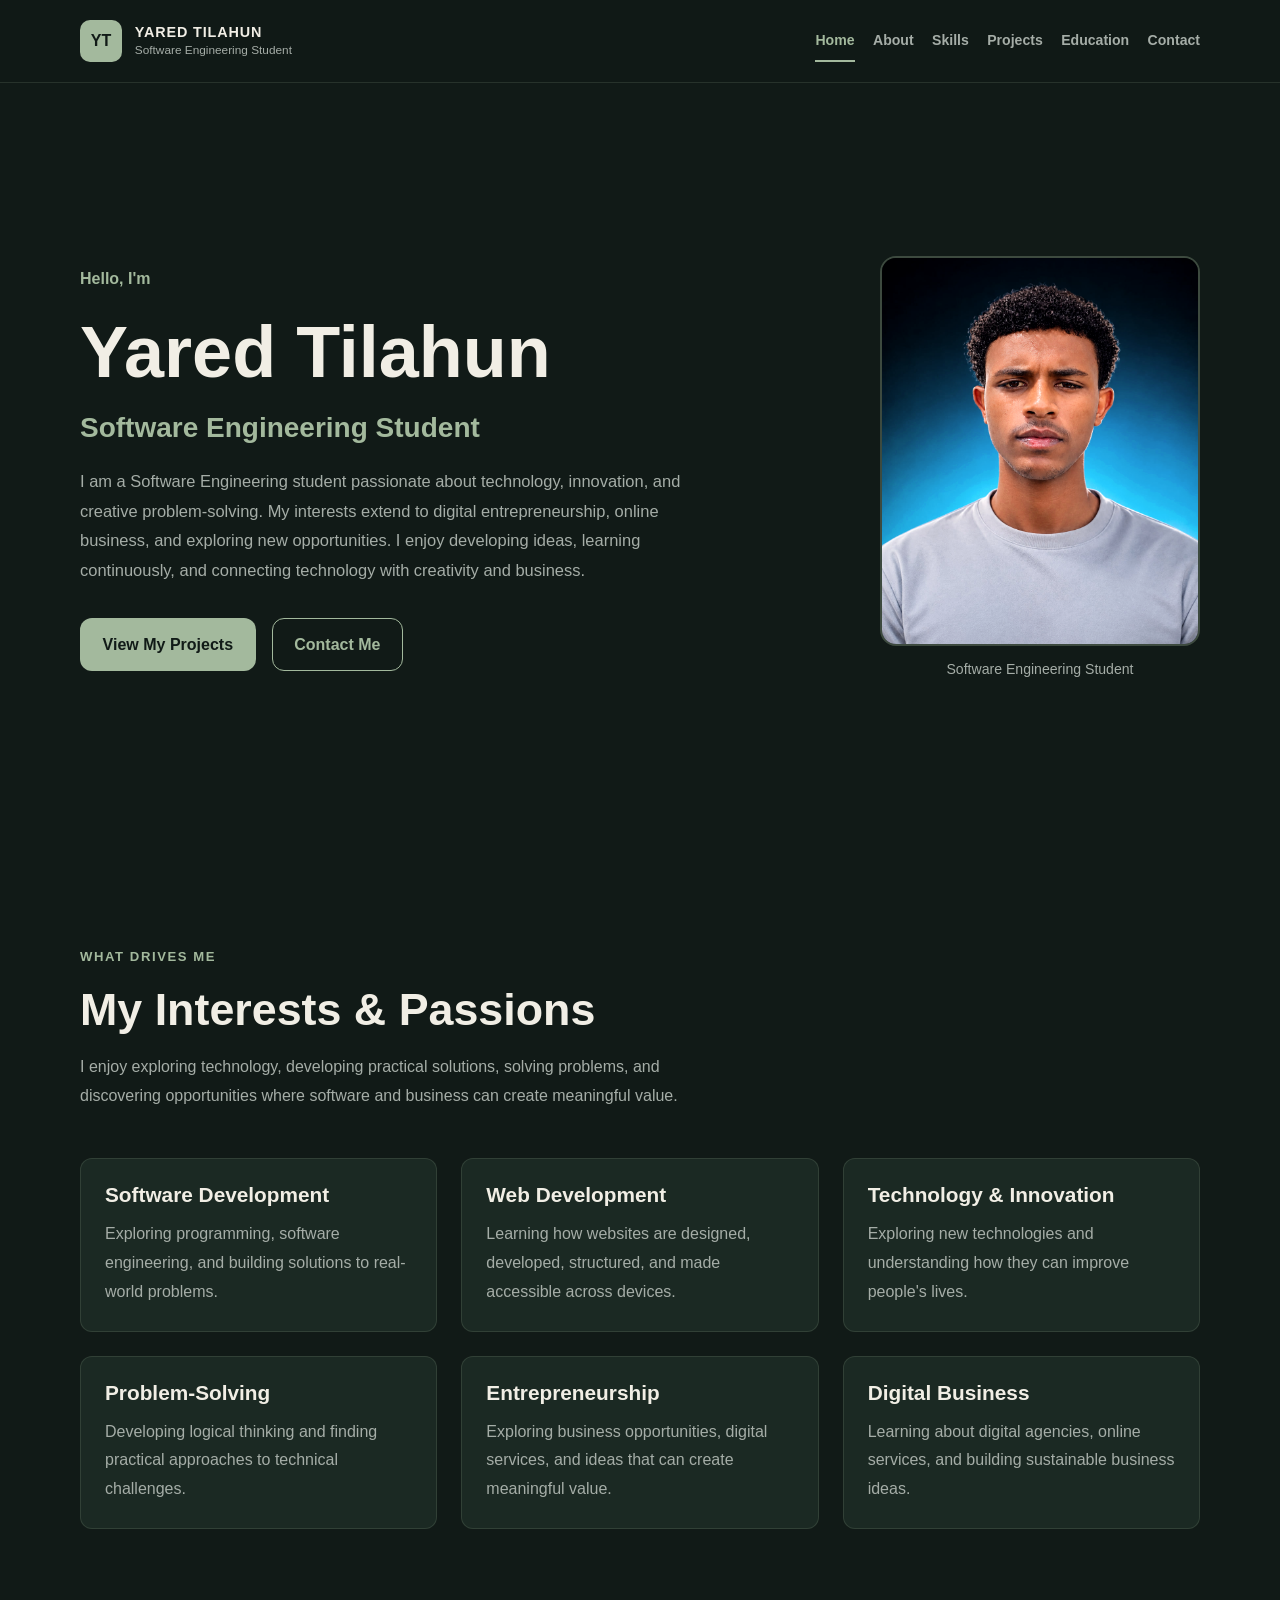
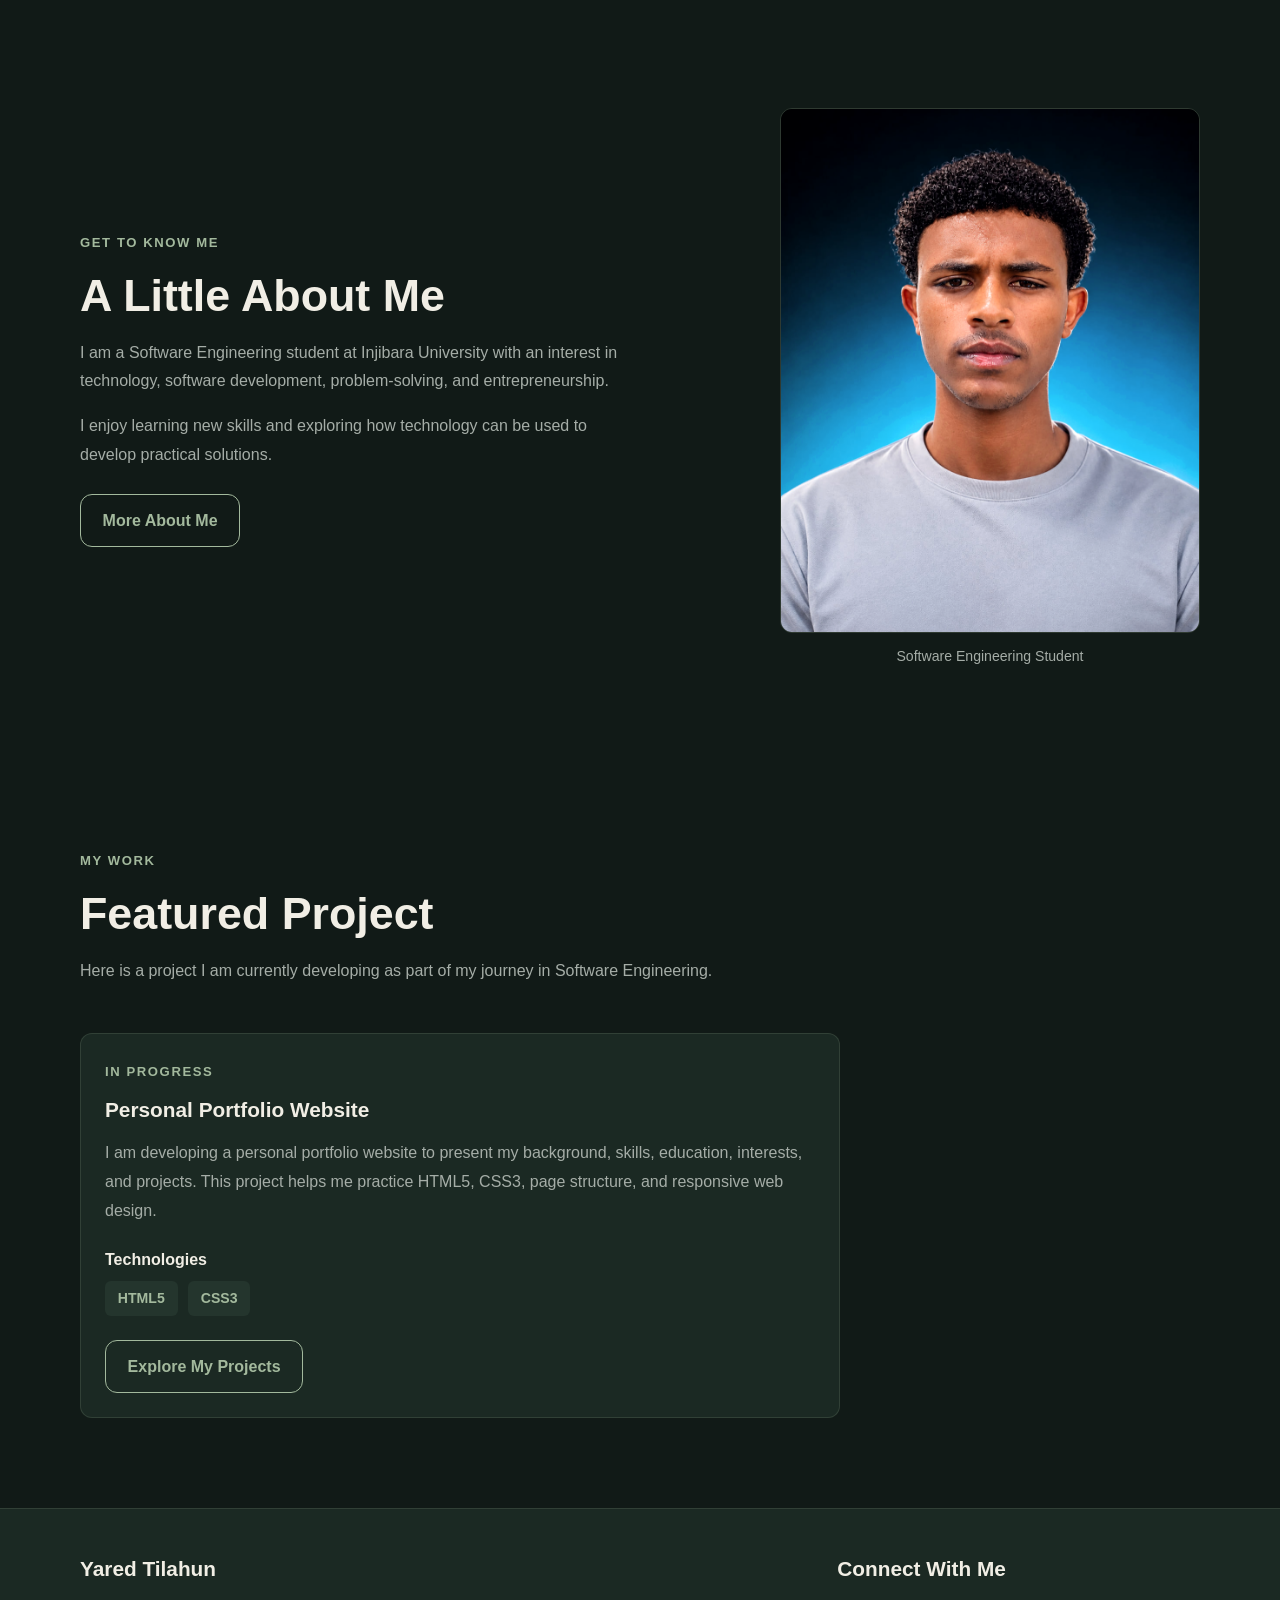
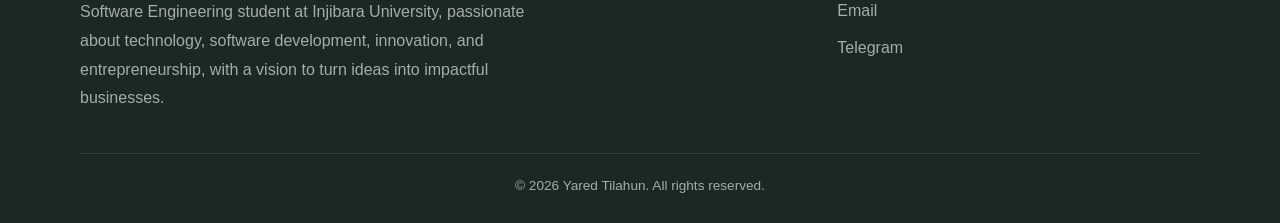
<file: index.html>
<!doctype html>
<html lang="en">
  <head>
    <meta charset="UTF-8" />
    <meta name="viewport" content="width=device-width, initial-scale=1.0" />
    <!-- Brief description of the website -->
    <meta
      name="description"
      content="Explore Yared Tilahun's personal portfolio, including his software engineering journey, skills, projects, education, and interests."
    />

    <title>Home | Yared Tilahun</title>

    <!-- Main CSS stylesheet -->
    <link rel="stylesheet" href="css/style.css" />
  </head>

  <body>
    <!-- Website header -->

    <header class="site-header">
      <div class="container header-inner">
        <!-- Personal brand -->
        <a href="index.html" class="brand">
          <span class="brand-mark">YT</span>

          <span class="brand-info">
            <strong>YARED TILAHUN</strong>
            <small>Software Engineering Student</small>
          </span>
        </a>

        <!-- Main navigation -->
        <nav class="site-nav" aria-label="Main navigation">
          <ul class="nav-list">
            <li>
              <a href="index.html" class="nav-link active" aria-current="page">
                Home
              </a>
            </li>

            <li>
              <a href="about.html" class="nav-link"> About </a>
            </li>

            <li>
              <a href="skills.html" class="nav-link"> Skills </a>
            </li>

            <li>
              <a href="projects.html" class="nav-link"> Projects </a>
            </li>

            <li>
              <a href="education.html" class="nav-link"> Education </a>
            </li>

            <li>
              <a href="contact.html" class="nav-link"> Contact </a>
            </li>
          </ul>
        </nav>
      </div>
    </header>
    <!-- Main page content -->
    <main id="main-content">
      <!-- Hero section -->
      <section class="hero">
        <div class="container hero-inner">
          <!-- Hero text -->
          <div class="hero-content">
            <p class="hero-greeting">Hello, I'm</p>

            <h1>Yared Tilahun</h1>

            <h2>Software Engineering Student</h2>

            <p class="hero-description">
              I am a Software Engineering student passionate about technology,
              innovation, and creative problem-solving. My interests extend to
              digital entrepreneurship, online business, and exploring new
              opportunities. I enjoy developing ideas, learning continuously,
              and connecting technology with creativity and business.
            </p>

            <!-- Hero action links -->
            <div class="hero-actions">
              <a href="projects.html" class="btn btn-primary">
                View My Projects
              </a>

              <a href="contact.html" class="btn btn-outline"> Contact Me </a>
            </div>
          </div>
          <!-- END hero-content -->

          <!-- Hero profile image -->
          <figure class="hero-image">
            <img src="images/profile.png" alt="Portrait of Yared Tilahun" />
            <figcaption>Software Engineering Student</figcaption>
          </figure>
        </div>
        <!-- END hero-inner -->
      </section>
      <!-- END hero section -->

      <!-- Interests Section -->
      <section
        class="section interests-section"
        aria-labelledby="interests-title"
      >
        <div class="container">
          <!-- Section introduction -->
          <div class="section-heading">
            <span class="section-label"> WHAT DRIVES ME </span>

            <h2 id="interests-title">My Interests & Passions</h2>

            <p>
              I enjoy exploring technology, developing practical solutions,
              solving problems, and discovering opportunities where software and
              business can create meaningful value.
            </p>
          </div>

          <!-- Interests list -->
          <ul class="grid grid-3 interest-list">
            <li class="card interest-card">
              <h3>Software Development</h3>

              <p>
                Exploring programming, software engineering, and building
                solutions to real-world problems.
              </p>
            </li>

            <li class="card interest-card">
              <h3>Web Development</h3>

              <p>
                Learning how websites are designed, developed, structured, and
                made accessible across devices.
              </p>
            </li>

            <li class="card interest-card">
              <h3>Technology & Innovation</h3>

              <p>
                Exploring new technologies and understanding how they can
                improve people's lives.
              </p>
            </li>

            <li class="card interest-card">
              <h3>Problem-Solving</h3>

              <p>
                Developing logical thinking and finding practical approaches to
                technical challenges.
              </p>
            </li>

            <li class="card interest-card">
              <h3>Entrepreneurship</h3>

              <p>
                Exploring business opportunities, digital services, and ideas
                that can create meaningful value.
              </p>
            </li>

            <li class="card interest-card">
              <h3>Digital Business</h3>

              <p>
                Learning about digital agencies, online services, and building
                sustainable business ideas.
              </p>
            </li>
          </ul>
        </div>
      </section>
      <!-- About Me Preview Section -->
      <section
        class="section about-preview"
        aria-labelledby="about-preview-title"
      >
        <div class="container">
          <div class="grid grid-2 about-preview-grid">
            <!-- About Introduction -->
            <div class="about-preview-content">
              <span class="section-label">GET TO KNOW ME</span>

              <h2 id="about-preview-title">A Little About Me</h2>

              <p>
                I am a Software Engineering student at Injibara University with
                an interest in technology, software development,
                problem-solving, and entrepreneurship.
              </p>

              <p>
                I enjoy learning new skills and exploring how technology can be
                used to develop practical solutions.
              </p>

              <a href="about.html" class="btn btn-outline"> More About Me </a>
            </div>

            <!-- Personal Photo -->
            <figure class="about-preview-image">
              <img src="images/profile.png" alt="Profile" />

              <figcaption>Software Engineering Student</figcaption>
            </figure>
          </div>
        </div>
      </section>
      <!-- Featured Project Section -->
      <section
        class="section featured-projects"
        aria-labelledby="featured-projects-title"
      >
        <div class="container">
          <!-- Section Heading -->
          <div class="section-heading">
            <span class="section-label">MY WORK</span>

            <h2 id="featured-projects-title">Featured Project</h2>

            <p>
              Here is a project I am currently developing as part of my journey
              in Software Engineering.
            </p>
          </div>

          <!-- Project Card -->
          <article class="card featured-project-card">
            <span class="section-label">IN PROGRESS</span>

            <h3>Personal Portfolio Website</h3>

            <p>
              I am developing a personal portfolio website to present my
              background, skills, education, interests, and projects. This
              project helps me practice HTML5, CSS3, page structure, and
              responsive web design.
            </p>

            <!-- Technologies Used -->
            <h4>Technologies</h4>

            <ul class="project-tech-list">
              <li>HTML5</li>
              <li>CSS3</li>
            </ul>

            <a href="projects.html" class="btn btn-outline">
              Explore My Projects
            </a>
          </article>
        </div>
      </section>
    </main>
    <!-- Website footer -->

    <footer class="site-footer">
      <div class="container footer-inner">
        <div class="footer-brand">
          <h3>Yared Tilahun</h3>

          <p>
            Software Engineering student at Injibara University, passionate
            about technology, software development, innovation, and
            entrepreneurship, with a vision to turn ideas into impactful
            businesses.
          </p>
        </div>

        <div class="footer-contact">
          <h3>Connect With Me</h3>

          <a href="mailto:yaredt829@gmail.com"> Email </a>

          <a
            href="https://t.me/zeya_12"
            target="_blank"
            rel="noopener noreferrer"
          >
            Telegram
          </a>
        </div>

        <div class="footer-bottom">
          <p>&copy; 2026 Yared Tilahun. All rights reserved.</p>
        </div>
      </div>
    </footer>
  </body>
</html>
</file>
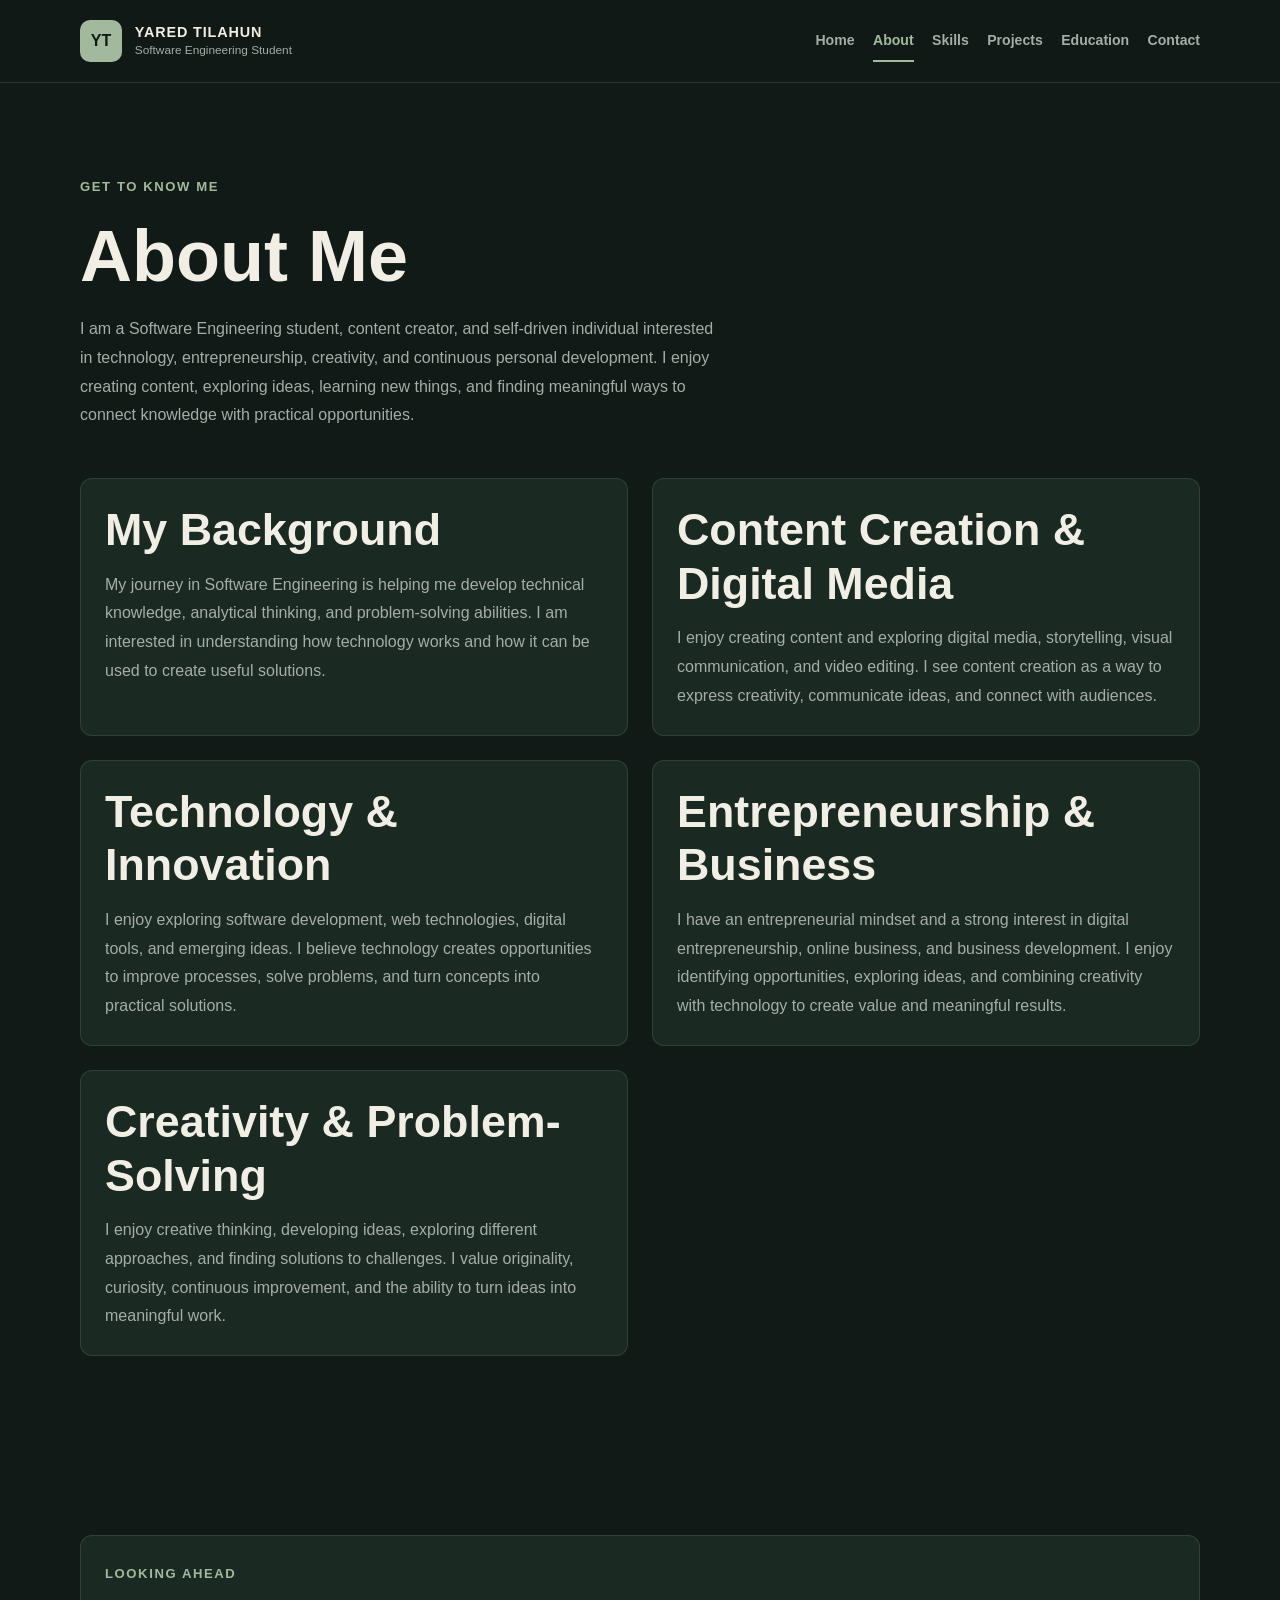
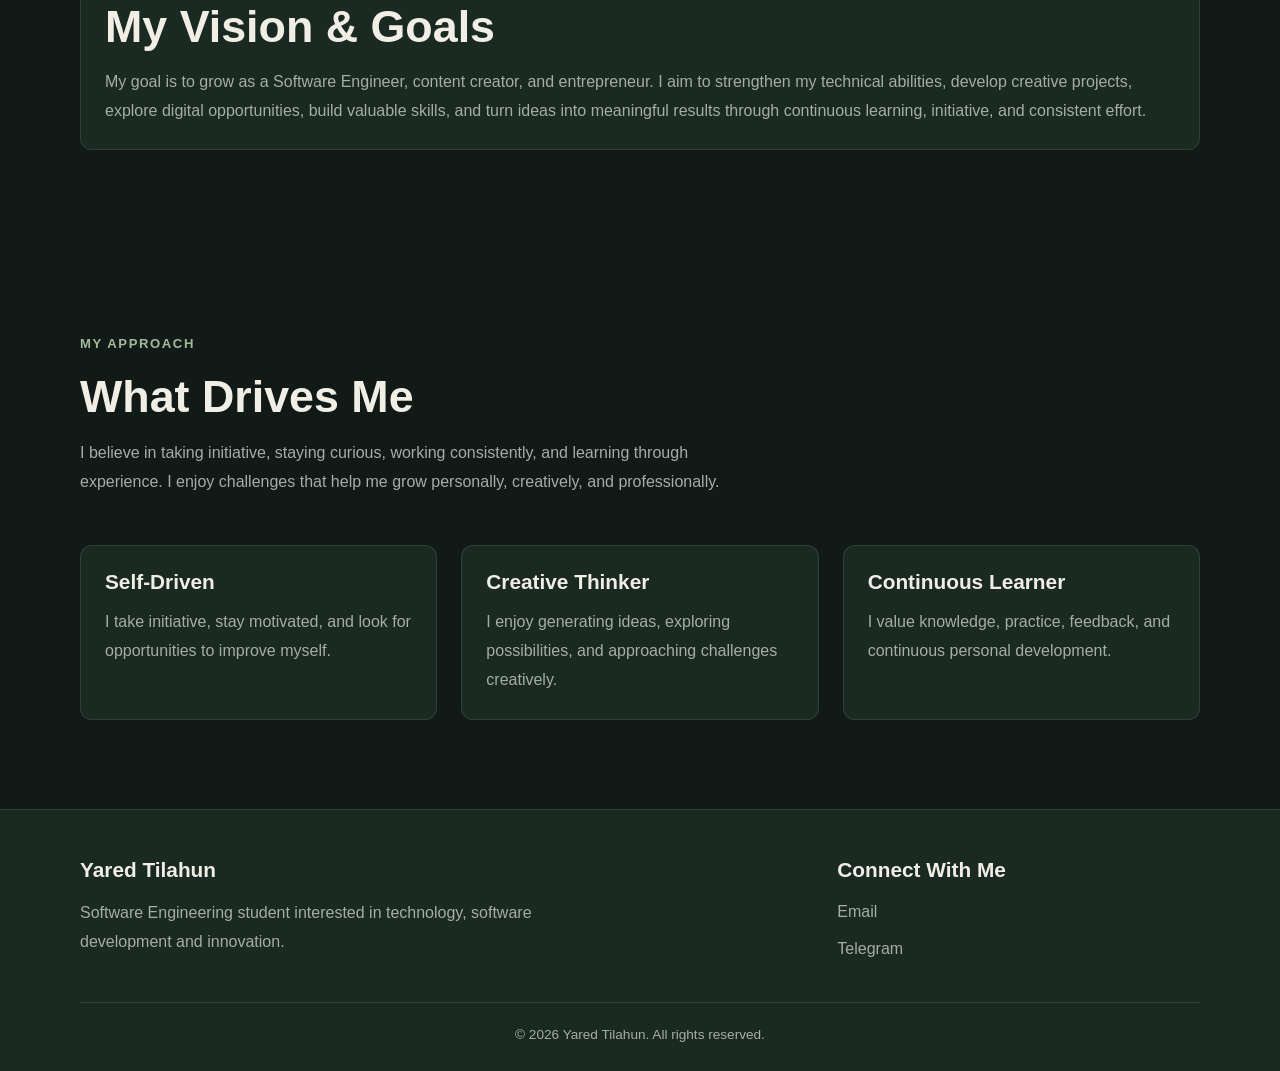
<file: about.html>
<!doctype html>
<html lang="en">
  <head>
    <meta charset="UTF-8" />
    <meta name="viewport" content="width=device-width, initial-scale=1.0" />

    <title>About me | Yared Tilahun</title>

    <!-- Main CSS stylesheet -->
    <link rel="stylesheet" href="css/style.css" />
  </head>

  <body>
    <!-- Website header -->
    <header class="site-header">
      <div class="container header-inner">
        <!-- Personal brand -->
        <a href="index.html" class="brand">
          <span class="brand-mark">YT</span>

          <span class="brand-info">
            <strong>YARED TILAHUN</strong>
            <small>Software Engineering Student</small>
          </span>
        </a>

        <!-- Main navigation -->
        <nav class="site-nav" aria-label="Main navigation">
          <ul class="nav-list">
            <li>
              <a href="index.html" class="nav-link"> Home </a>
            </li>

            <li>
              <a href="about.html" class="nav-link active" aria-current="page">
                About
              </a>
            </li>

            <li>
              <a href="skills.html" class="nav-link"> Skills </a>
            </li>

            <li>
              <a href="projects.html" class="nav-link"> Projects </a>
            </li>

            <li>
              <a href="education.html" class="nav-link"> Education </a>
            </li>

            <li>
              <a href="contact.html" class="nav-link"> Contact </a>
            </li>
          </ul>
        </nav>
      </div>
    </header>

    <!-- Main page content -->
    <main id="main-content">
      <!-- About page introduction -->
      <section class="section" aria-labelledby="about-title">
        <div class="container">
          <div class="section-heading">
            <span class="section-label">GET TO KNOW ME</span>

            <h1 id="about-title">About Me</h1>

            <p>
              I am a Software Engineering student, content creator, and
              self-driven individual interested in technology, entrepreneurship,
              creativity, and continuous personal development. I enjoy creating
              content, exploring ideas, learning new things, and finding
              meaningful ways to connect knowledge with practical opportunities.
            </p>
          </div>

          <!-- Personal background -->
          <div class="grid grid-2">
            <article class="card">
              <h2>My Background</h2>

              <p>
                My journey in Software Engineering is helping me develop
                technical knowledge, analytical thinking, and problem-solving
                abilities. I am interested in understanding how technology works
                and how it can be used to create useful solutions.
              </p>
            </article>
            <!-- Content creation -->
            <article class="card">
              <h2>Content Creation & Digital Media</h2>
              <p>
                I enjoy creating content and exploring digital media,
                storytelling, visual communication, and video editing. I see
                content creation as a way to express creativity, communicate
                ideas, and connect with audiences.
              </p>
            </article>

            <!-- Technology and innovation -->
            <article class="card">
              <h2>Technology & Innovation</h2>

              <p>
                I enjoy exploring software development, web technologies,
                digital tools, and emerging ideas. I believe technology creates
                opportunities to improve processes, solve problems, and turn
                concepts into practical solutions.
              </p>
            </article>

            <!-- Entrepreneurship and business -->
            <article class="card">
              <h2>Entrepreneurship & Business</h2>

              <p>
                I have an entrepreneurial mindset and a strong interest in
                digital entrepreneurship, online business, and business
                development. I enjoy identifying opportunities, exploring ideas,
                and combining creativity with technology to create value and
                meaningful results.
              </p>
            </article>

            <!-- Creativity and problem solving -->
            <article class="card">
              <h2>Creativity & Problem-Solving</h2>

              <p>
                I enjoy creative thinking, developing ideas, exploring different
                approaches, and finding solutions to challenges. I value
                originality, curiosity, continuous improvement, and the ability
                to turn ideas into meaningful work.
              </p>
            </article>
          </div>
        </div>
      </section>

      <!-- Personal vision section -->
      <section class="section">
        <div class="container">
          <div class="card">
            <span class="section-label">LOOKING AHEAD</span>

            <h2>My Vision & Goals</h2>

            <p>
              My goal is to grow as a Software Engineer, content creator, and
              entrepreneur. I aim to strengthen my technical abilities, develop
              creative projects, explore digital opportunities, build valuable
              skills, and turn ideas into meaningful results through continuous
              learning, initiative, and consistent effort.
            </p>
          </div>
        </div>
      </section>
      <!-- Personal qualities -->
      <section class="section">
        <div class="container">
          <div class="section-heading">
            <span class="section-label">MY APPROACH</span>
            <h2>What Drives Me</h2>
            <p>
              I believe in taking initiative, staying curious, working
              consistently, and learning through experience. I enjoy challenges
              that help me grow personally, creatively, and professionally.
            </p>
          </div>

          <div class="grid grid-3">
            <article class="card">
              <h3>Self-Driven</h3>
              <p>
                I take initiative, stay motivated, and look for opportunities to
                improve myself.
              </p>
            </article>

            <article class="card">
              <h3>Creative Thinker</h3>
              <p>
                I enjoy generating ideas, exploring possibilities, and
                approaching challenges creatively.
              </p>
            </article>

            <article class="card">
              <h3>Continuous Learner</h3>
              <p>
                I value knowledge, practice, feedback, and continuous personal
                development.
              </p>
            </article>
          </div>
        </div>
      </section>
    </main>

    <!-- Website footer -->
    <footer class="site-footer">
      <div class="container footer-inner">
        <div class="footer-brand">
          <h3>Yared Tilahun</h3>

          <p>
            Software Engineering student interested in technology, software
            development and innovation.
          </p>
        </div>

        <div class="footer-contact">
          <h3>Connect With Me</h3>

          <a href="mailto:yaredt829@gmail.com"> Email </a>

          <a
            href="https://t.me/zeya_12"
            target="_blank"
            rel="noopener noreferrer"
          >
            Telegram
          </a>
        </div>

        <div class="footer-bottom">
          <p>&copy; 2026 Yared Tilahun. All rights reserved.</p>
        </div>
      </div>
    </footer>
  </body>
</html>
</file>
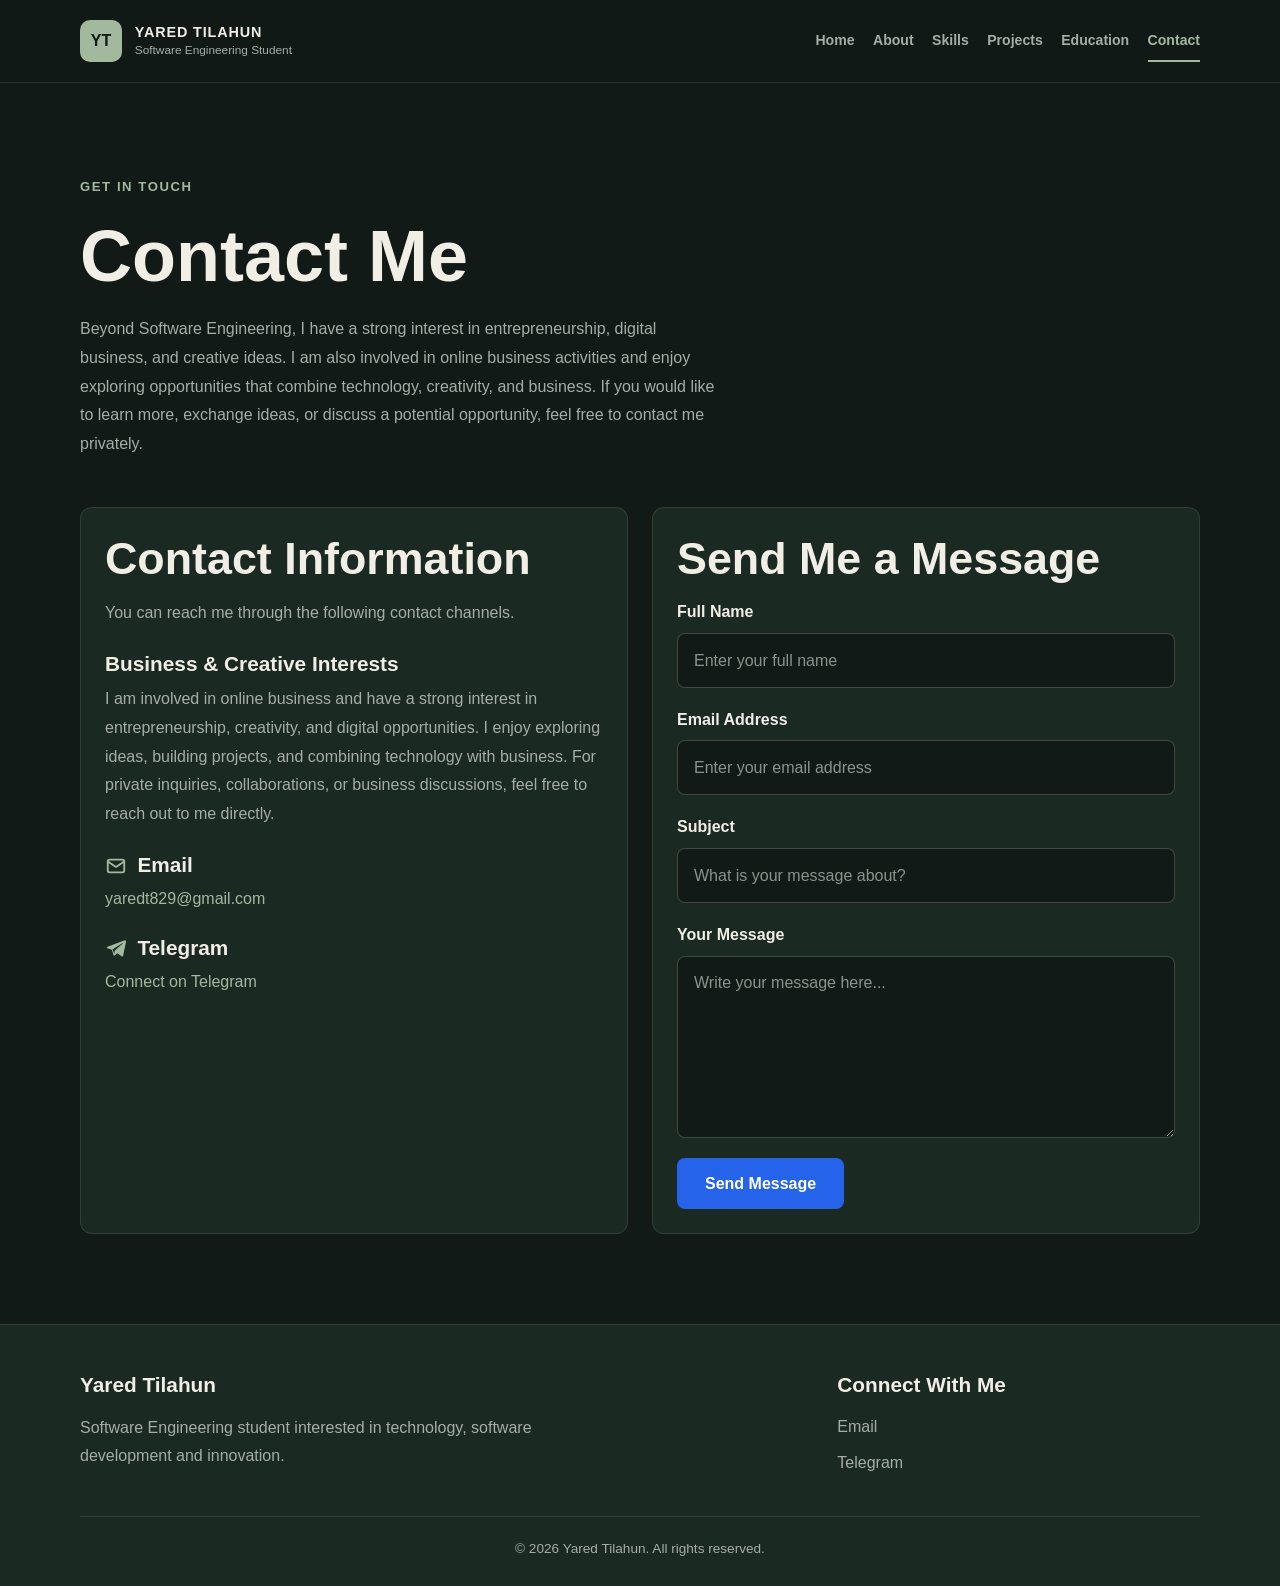
<file: contact.html>
<!doctype html>
<html lang="en">
  <head>
    <meta charset="UTF-8" />
    <meta name="viewport" content="width=device-width, initial-scale=1.0" />

    <title>Contact | Yared Tilahun</title>

    <!-- Main CSS stylesheet -->
    <link rel="stylesheet" href="css/style.css" />
  </head>

  <body>
    <!-- Website header -->
    <header class="site-header">
      <div class="container header-inner">
        <!-- Personal brand -->
        <a href="index.html" class="brand">
          <span class="brand-mark">YT</span>

          <span class="brand-info">
            <strong>YARED TILAHUN</strong>
            <small>Software Engineering Student</small>
          </span>
        </a>

        <!-- Main navigation -->
        <nav class="site-nav" aria-label="Main navigation">
          <ul class="nav-list">
            <li>
              <a href="index.html" class="nav-link">Home</a>
            </li>

            <li>
              <a href="about.html" class="nav-link"> About </a>
            </li>

            <li>
              <a href="skills.html" class="nav-link"> Skills </a>
            </li>

            <li>
              <a href="projects.html" class="nav-link"> Projects </a>
            </li>

            <li>
              <a href="education.html" class="nav-link"> Education </a>
            </li>

            <li>
              <a
                href="contact.html"
                class="nav-link active"
                aria-current="page"
              >
                Contact
              </a>
            </li>
          </ul>
        </nav>
      </div>
    </header>

    <!-- Main page content -->
    <main id="main-content">
      <!-- Contact Section -->
      <section class="section" aria-labelledby="contact-title">
        <div class="container">
          <!-- Page Introduction -->
          <div class="section-heading">
            <span class="section-label">GET IN TOUCH</span>

            <h1 id="contact-title">Contact Me</h1>

            <p>
              Beyond Software Engineering, I have a strong interest in
              entrepreneurship, digital business, and creative ideas. I am also
              involved in online business activities and enjoy exploring
              opportunities that combine technology, creativity, and business.
              If you would like to learn more, exchange ideas, or discuss a
              potential opportunity, feel free to contact me privately.
            </p>
          </div>

          <!-- Contact Information and Form -->
          <div class="grid grid-2">
            <!-- Contact Information -->
            <article class="card contact-info">
              <h2>Contact Information</h2>

              <p>You can reach me through the following contact channels.</p>

              <!-- Business and creative interests -->
              <div class="contact-detail">
                <h3>Business & Creative Interests</h3>

                <p>
                  I am involved in online business and have a strong interest in
                  entrepreneurship, creativity, and digital opportunities. I
                  enjoy exploring ideas, building projects, and combining
                  technology with business. For private inquiries,
                  collaborations, or business discussions, feel free to reach
                  out to me directly.
                </p>
              </div>

              <div class="contact-detail">
                <h3>
                  <!-- Email icon -->
                  <svg
                    class="contact-icon"
                    xmlns="http://www.w3.org/2000/svg"
                    viewBox="0 0 24 24"
                    fill="none"
                    stroke="currentColor"
                    stroke-width="2"
                    stroke-linecap="round"
                    stroke-linejoin="round"
                    aria-hidden="true"
                  >
                    <rect x="3" y="5" width="18" height="14" rx="2" />
                    <path d="m3 7 9 6 9-6" />
                  </svg>

                  Email
                </h3>

                <a href="mailto:yaredt829@gmail.com"> yaredt829@gmail.com </a>
              </div>

              <div class="contact-detail">
                <h3>
                  <!-- Telegram icon -->
                  <svg
                    class="contact-icon"
                    xmlns="http://www.w3.org/2000/svg"
                    viewBox="0 0 24 24"
                    fill="currentColor"
                    aria-hidden="true"
                  >
                    <path
                      d="M21.5 3.5 2.8 10.7c-1.3.5-1.3 1.3-.2 1.6l4.8 1.5 1.8 5.5c.2.7.1 1 .8 1 .5 0 .7-.2 1-.5l2.3-2.2 4.8 3.5c.9.5 1.5.2 1.7-.8l3.2-15c.3-1.3-.5-1.9-1.5-1.3ZM8.2 13.5l10.6-6.7c.5-.3.9-.1.5.2l-8.8 8-.3 3.2-2-4.7Z"
                    />
                  </svg>

                  Telegram
                </h3>

                <a
                  href="https://t.me/zeya_12"
                  target="_blank"
                  rel="noopener noreferrer"
                >
                  Connect on Telegram
                </a>
              </div>
            </article>

            <!-- Contact Form -->
            <div class="card contact-form-card">
              <h2>Send Me a Message</h2>

              <form class="contact-form" id="contactForm">
                <!-- Email subject -->
                <input
                  type="hidden"
                  name="_subject"
                  value="New Contact Message from Yared Tilahun Portfolio"
                />

                <!-- Email format -->
                <input type="hidden" name="_template" value="table" />

                <!-- Your visitor's name -->
                <div class="form-group">
                  <label for="name">Full Name</label>
                  <input
                    type="text"
                    id="name"
                    name="name"
                    placeholder="Enter your full name"
                    autocomplete="name"
                    required
                  />
                </div>

                <!-- Visitor's email -->
                <div class="form-group">
                  <label for="email">Email Address</label>
                  <input
                    type="email"
                    id="email"
                    name="email"
                    placeholder="Enter your email address"
                    autocomplete="email"
                    required
                  />
                </div>

                <!-- Message subject -->
                <div class="form-group">
                  <label for="subject">Subject</label>
                  <input
                    type="text"
                    id="subject"
                    name="subject"
                    placeholder="What is your message about?"
                    required
                  />
                </div>

                <!-- Visitor's message -->
                <div class="form-group">
                  <label for="message">Your Message</label>
                  <textarea
                    id="message"
                    name="message"
                    rows="6"
                    placeholder="Write your message here..."
                    required
                  ></textarea>
                </div>

                <!-- Submit button -->
                <button type="submit" class="submit-btn" id="submitBtn">
                  Send Message
                </button>

                <!-- Submission feedback -->
                <p
                  class="form-status"
                  id="formStatus"
                  role="status"
                  aria-live="polite"
                ></p>
              </form>
            </div>
          </div>
        </div>
      </section>
    </main>

    <!-- Website footer -->
    <footer class="site-footer">
      <div class="container footer-inner">
        <div class="footer-brand">
          <h3>Yared Tilahun</h3>

          <p>
            Software Engineering student interested in technology, software
            development and innovation.
          </p>
        </div>

        <div class="footer-contact">
          <h3>Connect With Me</h3>

          <a href="mailto:yaredt829@gmail.com"> Email </a>

          <a
            href="https://t.me/zeya_12"
            target="_blank"
            rel="noopener noreferrer"
          >
            Telegram
          </a>
        </div>

        <div class="footer-bottom">
          <p>&copy; 2026 Yared Tilahun. All rights reserved.</p>
        </div>
      </div>
    </footer>
  </body>
</html>
</file>
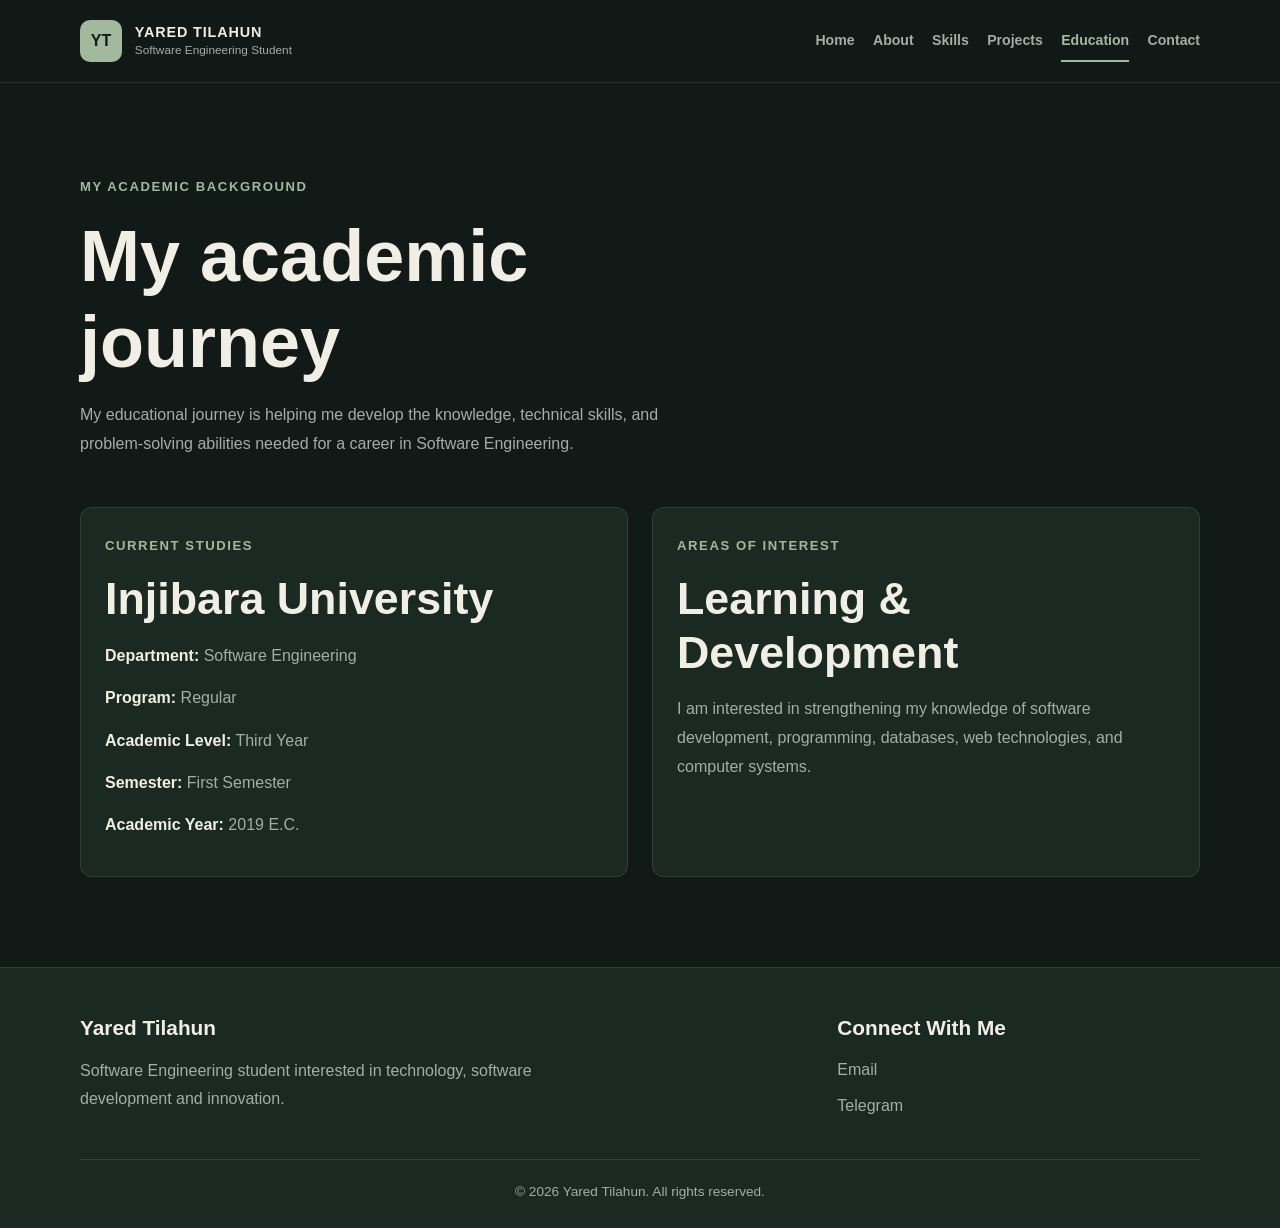
<file: education.html>
<!doctype html>
<html lang="en">
  <head>
    <meta charset="UTF-8" />
    <meta name="viewport" content="width=device-width, initial-scale=1.0" />

    <title>Education | Yared Tilahun</title>

    <!-- Main CSS stylesheet -->
    <link rel="stylesheet" href="css/style.css" />
  </head>

  <body>
    <!-- Website header -->
    <header class="site-header">
      <div class="container header-inner">
        <!-- Personal brand -->
        <a href="index.html" class="brand">
          <span class="brand-mark">YT</span>

          <span class="brand-info">
            <strong>YARED TILAHUN</strong>
            <small>Software Engineering Student</small>
          </span>
        </a>

        <!-- Main navigation -->
        <nav class="site-nav" aria-label="Main navigation">
          <ul class="nav-list">
            <li>
              <a href="index.html" class="nav-link">Home</a>
            </li>

            <li>
              <a href="about.html" class="nav-link"> About </a>
            </li>

            <li>
              <a href="skills.html" class="nav-link"> Skills </a>
            </li>

            <li>
              <a href="projects.html" class="nav-link"> Projects </a>
            </li>

            <li>
              <a
                href="education.html"
                class="nav-link active"
                aria-current="page"
              >
                Education
              </a>
            </li>

            <li>
              <a href="contact.html" class="nav-link"> Contact </a>
            </li>
          </ul>
        </nav>
      </div>
    </header>

    <!-- Main page content -->
    <main id="main-content">
      <!-- Education Section -->
      <section class="section" aria-labelledby="education-title">
        <div class="container">
          <!-- Page Introduction -->
          <div class="section-heading">
            <span class="section-label">MY ACADEMIC BACKGROUND</span>

            <h1 id="education-title">My academic journey</h1>

            <p>
              My educational journey is helping me develop the knowledge,
              technical skills, and problem-solving abilities needed for a
              career in Software Engineering.
            </p>
          </div>

          <!-- Education Information -->
          <div class="grid grid-2">
            <article class="card education-card">
              <span class="section-label">CURRENT STUDIES</span>

              <h2>Injibara University</h2>

              <p><strong>Department:</strong> Software Engineering</p>

              <p><strong>Program:</strong> Regular</p>

              <p><strong>Academic Level:</strong> Third Year</p>

              <p><strong>Semester:</strong> First Semester</p>

              <p><strong>Academic Year:</strong> 2019 E.C.</p>
            </article>

            <article class="card education-card">
              <span class="section-label">AREAS OF INTEREST</span>

              <h2>Learning & Development</h2>

              <p>
                I am interested in strengthening my knowledge of software
                development, programming, databases, web technologies, and
                computer systems.
              </p>
            </article>
          </div>
        </div>
      </section>
    </main>
    <!-- Website footer -->
    <footer class="site-footer">
      <div class="container footer-inner">
        <div class="footer-brand">
          <h3>Yared Tilahun</h3>

          <p>
            Software Engineering student interested in technology, software
            development and innovation.
          </p>
        </div>

        <div class="footer-contact">
          <h3>Connect With Me</h3>

          <a href="mailto:yaredt829@gmail.com"> Email </a>

          <a
            href="https://t.me/zeya_12"
            target="_blank"
            rel="noopener noreferrer"
          >
            Telegram
          </a>
        </div>

        <div class="footer-bottom">
          <p>&copy; 2026 Yared Tilahun. All rights reserved.</p>
        </div>
      </div>
    </footer>
  </body>
</html>
</file>
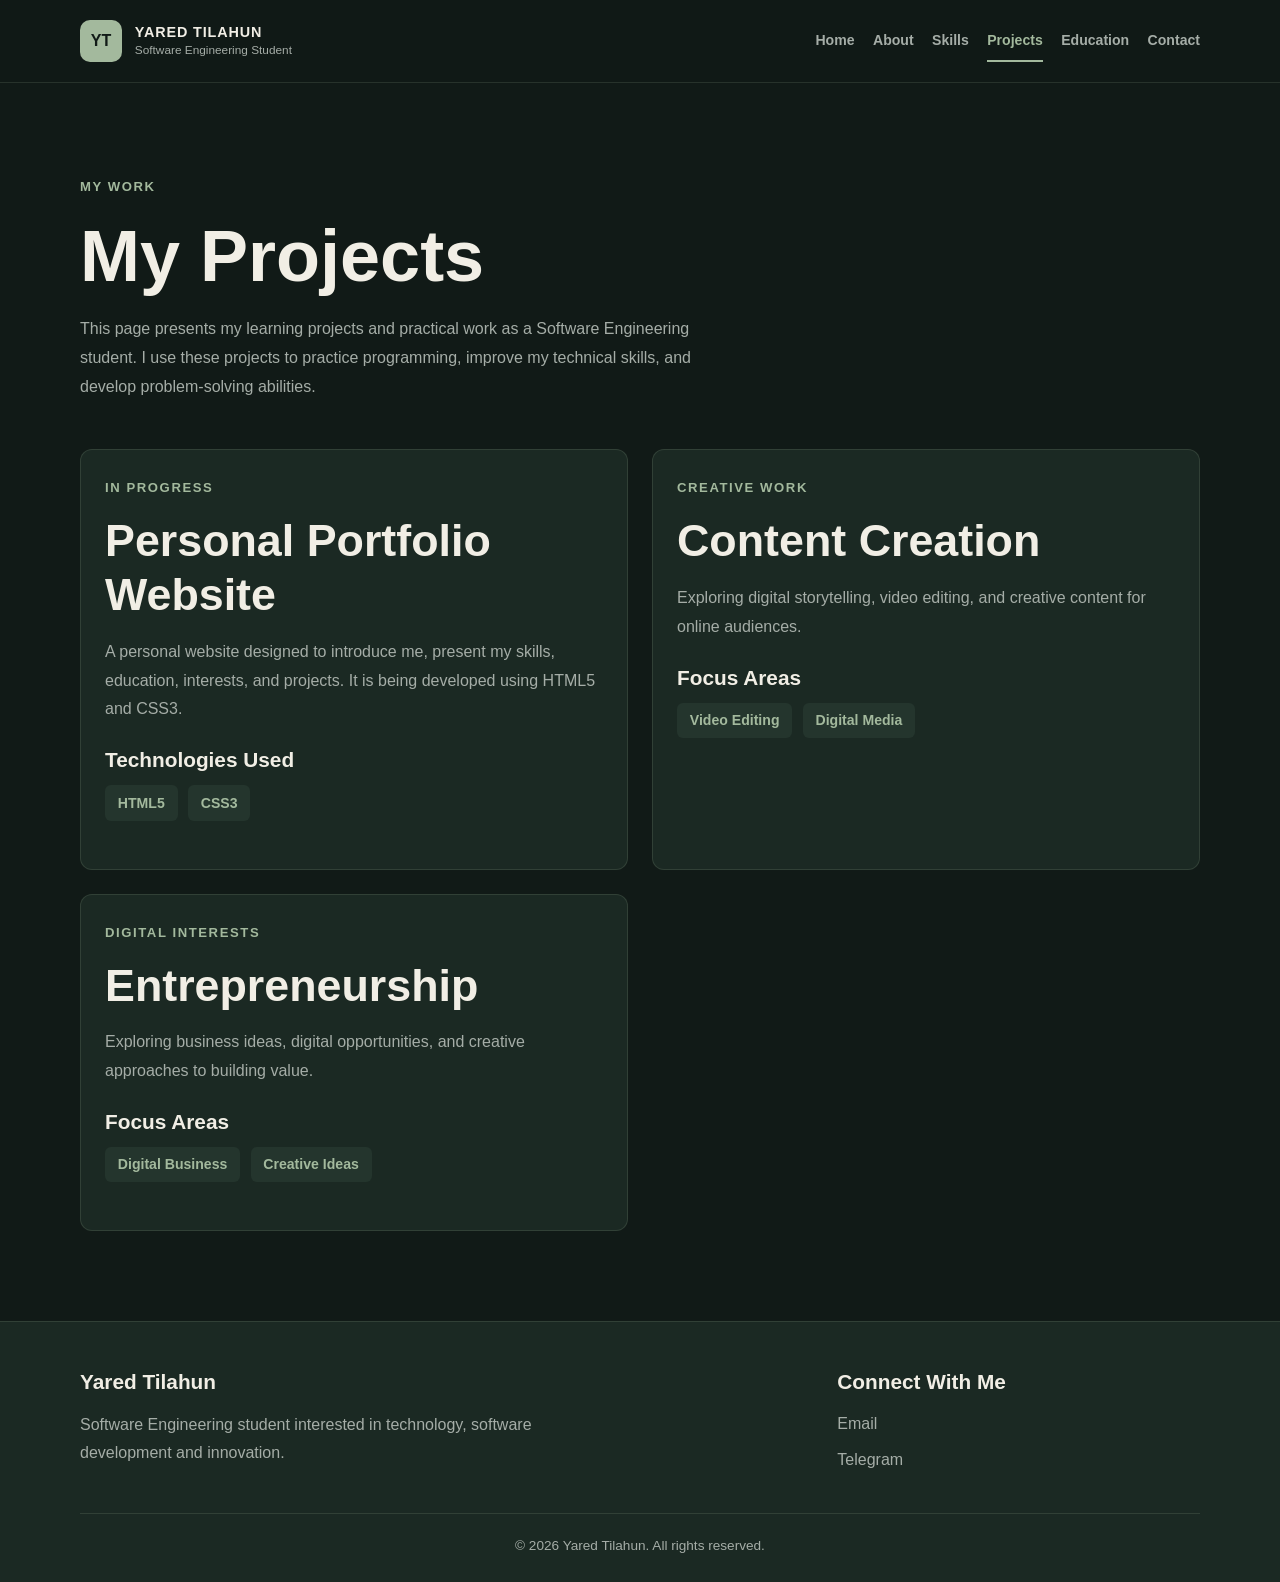
<file: projects.html>
<!doctype html>
<html lang="en">
  <head>
    <meta charset="UTF-8" />
    <meta name="viewport" content="width=device-width, initial-scale=1.0" />

    <title>Projects | Yared Tilahun</title>

    <!-- Main CSS stylesheet -->
    <link rel="stylesheet" href="css/style.css" />
  </head>

  <body>
    <!-- Website header -->
    <header class="site-header">
      <div class="container header-inner">
        <!-- Personal brand -->
        <a href="index.html" class="brand">
          <span class="brand-mark">YT</span>

          <span class="brand-info">
            <strong>YARED TILAHUN</strong>
            <small>Software Engineering Student</small>
          </span>
        </a>

        <!-- Main navigation -->
        <nav class="site-nav" aria-label="Main navigation">
          <ul class="nav-list">
            <li>
              <a href="index.html" class="nav-link">Home</a>
            </li>

            <li>
              <a href="about.html" class="nav-link"> About </a>
            </li>

            <li>
              <a href="skills.html" class="nav-link"> Skills </a>
            </li>

            <li>
              <a
                href="projects.html"
                class="nav-link active"
                aria-current="page"
              >
                Projects
              </a>
            </li>

            <li>
              <a href="education.html" class="nav-link"> Education </a>
            </li>

            <li>
              <a href="contact.html" class="nav-link"> Contact </a>
            </li>
          </ul>
        </nav>
      </div>
    </header>

    <!-- Main page content -->
    <main id="main-content">
      <!-- Projects Page Section -->
      <section class="section" aria-labelledby="projects-title">
        <div class="container">
          <!-- Page Introduction -->
          <div class="section-heading">
            <span class="section-label">MY WORK</span>

            <h1 id="projects-title">My Projects</h1>

            <p>
              This page presents my learning projects and practical work as a
              Software Engineering student. I use these projects to practice
              programming, improve my technical skills, and develop
              problem-solving abilities.
            </p>
          </div>

          <!-- Projects Grid -->
          <div class="grid grid-2">
            <!-- Project One -->
            <article class="card project-card">
              <span class="section-label">IN PROGRESS</span>

              <h2>Personal Portfolio Website</h2>

              <p>
                A personal website designed to introduce me, present my skills,
                education, interests, and projects. It is being developed using
                HTML5 and CSS3.
              </p>

              <h3>Technologies Used</h3>

              <ul class="project-tech-list">
                <li>HTML5</li>
                <li>CSS3</li>
              </ul>
            </article>

            <!-- Creative Work -->
            <article class="card project-card">
              <span class="section-label">CREATIVE WORK</span>
              <h2>Content Creation</h2>
              <p>
                Exploring digital storytelling, video editing, and creative
                content for online audiences.
              </p>
              <h3>Focus Areas</h3>
              <ul class="project-tech-list">
                <li>Video Editing</li>
                <li>Digital Media</li>
              </ul>
            </article>

            <!-- Entrepreneurship -->
            <article class="card project-card">
              <span class="section-label">DIGITAL INTERESTS</span>
              <h2>Entrepreneurship</h2>
              <p>
                Exploring business ideas, digital opportunities, and creative
                approaches to building value.
              </p>
              <h3>Focus Areas</h3>
              <ul class="project-tech-list">
                <li>Digital Business</li>
                <li>Creative Ideas</li>
              </ul>
            </article>
          </div>
        </div>
      </section>
    </main>

    <!-- Website footer -->
    <footer class="site-footer">
      <div class="container footer-inner">
        <div class="footer-brand">
          <h3>Yared Tilahun</h3>

          <p>
            Software Engineering student interested in technology, software
            development and innovation.
          </p>
        </div>

        <div class="footer-contact">
          <h3>Connect With Me</h3>

          <a href="mailto:yaredt829@gmail.com"> Email </a>

          <a
            href="https://t.me/zeya_12"
            target="_blank"
            rel="noopener noreferrer"
          >
            Telegram
          </a>
        </div>

        <div class="footer-bottom">
          <p>&copy; 2026 Yared Tilahun. All rights reserved.</p>
        </div>
      </div>
    </footer>
  </body>
</html>
</file>
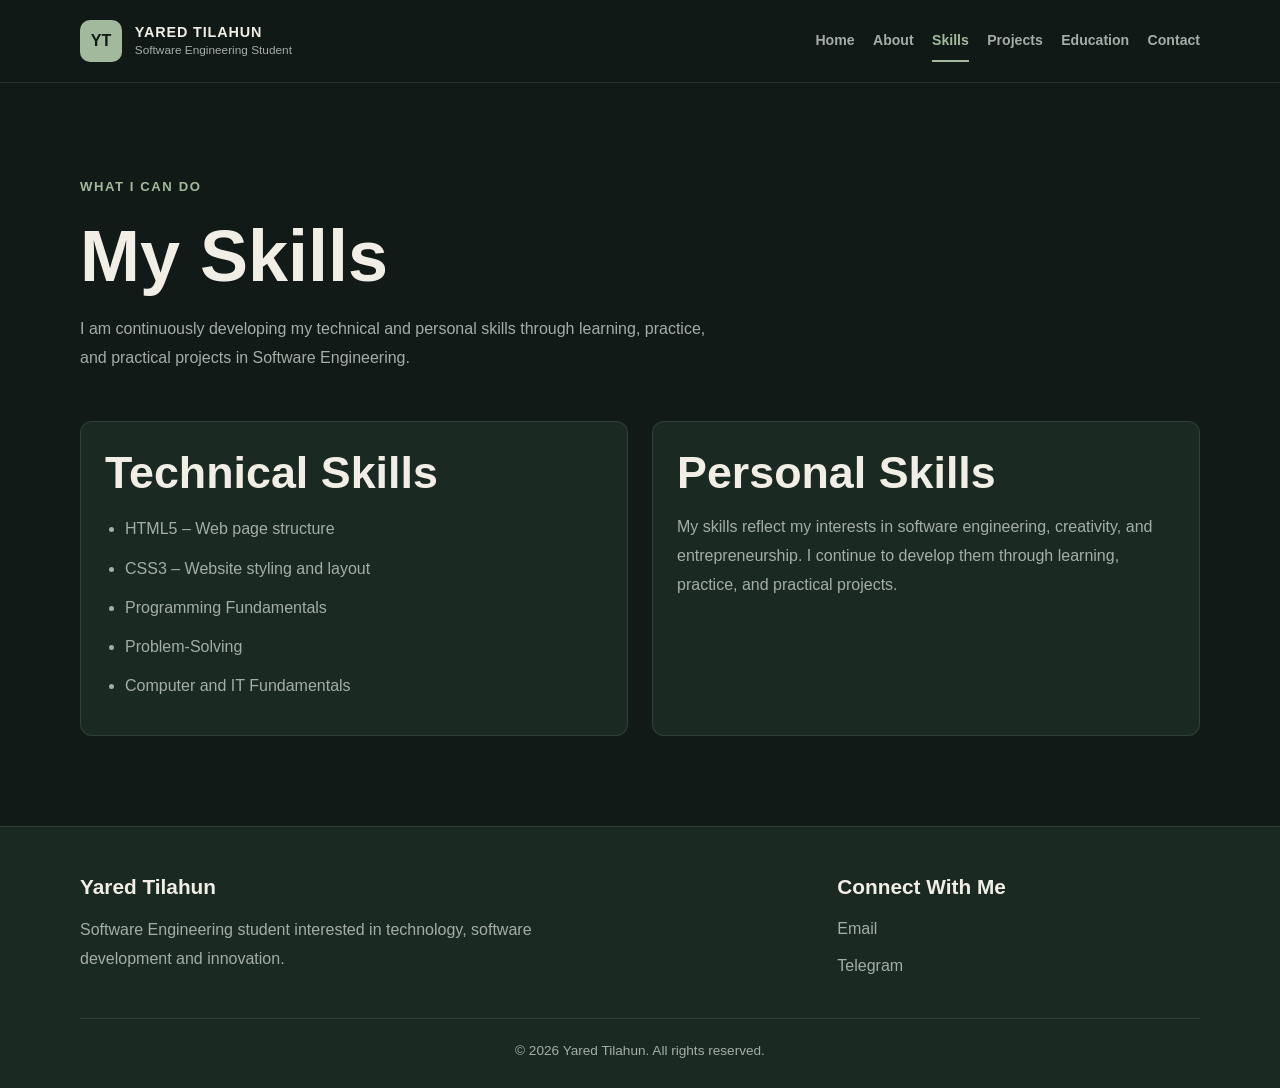
<file: skills.html>
<!doctype html>
<html lang="en">
  <head>
    <meta charset="UTF-8" />
    <meta name="viewport" content="width=device-width, initial-scale=1.0" />

    <title>Skills | Yared Tilahun</title>

    <!-- Main CSS stylesheet -->
    <link rel="stylesheet" href="css/style.css" />
  </head>

  <body>
    <!-- Website header -->
    <header class="site-header">
      <div class="container header-inner">
        <!-- Personal brand -->
        <a href="index.html" class="brand">
          <span class="brand-mark">YT</span>

          <span class="brand-info">
            <strong>YARED TILAHUN</strong>
            <small>Software Engineering Student</small>
          </span>
        </a>

        <!-- Main navigation -->
        <nav class="site-nav" aria-label="Main navigation">
          <ul class="nav-list">
            <li>
  <a href="index.html" class="nav-link">Home</a>
</li>
            </li>

            <li>
              <a href="about.html" class="nav-link"> About </a>
            </li>

            <li>
              <a href="skills.html" class="nav-link active" aria-current="page">
                Skills
              </a>
            </li>

            <li>
              <a href="projects.html" class="nav-link"> Projects </a>
            </li>

            <li>
              <a href="education.html" class="nav-link"> Education </a>
            </li>

            <li>
              <a href="contact.html" class="nav-link"> Contact </a>
            </li>
          </ul>
        </nav>
      </div>
    </header>

   <!-- Main page content -->
<main id="main-content">

  <!-- Skills Page Introduction -->
  <section class="section" aria-labelledby="skills-title">
    <div class="container">

      <div class="section-heading">
        <span class="section-label">WHAT I CAN DO</span>

        <h1 id="skills-title">My Skills</h1>

        <p>
          I am continuously developing my technical and personal
          skills through learning, practice, and practical projects
          in Software Engineering.
        </p>
      </div>

      <!-- Skills Categories -->
      <div class="grid grid-2">

        <!-- Technical Skills -->
        <article class="card">
          <h2>Technical Skills</h2>

          <ul class="skills-list">
            <li>HTML5 – Web page structure</li>
            <li>CSS3 – Website styling and layout</li>
            <li>Programming Fundamentals</li>
            <li>Problem-Solving</li>
            <li>Computer and IT Fundamentals</li>
          </ul>
        </article>

        <!-- Personal Skills -->
        <article class="card">
          <h2>Personal Skills</h2>
          <p>
  My skills reflect my interests in software engineering,
  creativity, and entrepreneurship. I continue to develop
  them through learning, practice, and practical projects.
</p>
      </div>
    </div>
  </section>

</main>

    <!-- Website footer -->
    <footer class="site-footer">
      <div class="container footer-inner">
        <div class="footer-brand">
          <h3>Yared Tilahun</h3>

          <p>
            Software Engineering student interested in technology, software
            development and innovation.
          </p>
        </div>

        <div class="footer-contact">
          <h3>Connect With Me</h3>

          <a href="mailto:yaredt829@gmail.com"> Email </a>

          <a
            href="https://t.me/zeya_12"
            target="_blank"
            rel="noopener noreferrer"
          >
            Telegram
          </a>
        </div>

        <div class="footer-bottom">
          <p>&copy; 2026 Yared Tilahun. All rights reserved.</p>
        </div>
      </div>
    </footer>
  </body>
</html>
</file>
<file: css/style.css>
/* Yared Tilahun | Personal Portfolio */

/* 1. Design tokens and reset */
:root {
  --color-background: #111a17;
  --color-surface: #1b2923;
  --color-surface-light: #24352d;
  --color-primary: #a3b99d;
  --color-secondary: #c58b70;
  --color-text: #f1eee5;
  --color-text-muted: #a5ada7;
  --font-primary: Arial, Helvetica, sans-serif;
  --container-width: 1120px;
  --radius: 12px;
  --transition: 0.25s ease;
  --border: 1px solid rgba(163, 185, 157, 0.16);
}

*,
*::before,
*::after {
  box-sizing: border-box;
  margin: 0;
  padding: 0;
}

html {
  scroll-behavior: smooth;
  scroll-padding-top: 6rem;
}

body {
  min-height: 100vh;
  font-family: var(--font-primary);
  font-size: 16px;
  line-height: 1.6;
  color: var(--color-text);
  background: var(--color-background);
}

img {
  display: block;
  max-width: 100%;
  height: auto;
}

button,
input,
textarea,
select {
  font: inherit;
}

button,
a {
  -webkit-tap-highlight-color: transparent;
}

a {
  color: inherit;
  text-decoration: none;
  transition:
    color var(--transition),
    background-color var(--transition),
    border-color var(--transition),
    transform var(--transition);
}

a:hover {
  color: var(--color-primary);
}

p {
  color: var(--color-text-muted);
  line-height: 1.8;
}

h1,
h2,
h3,
h4,
h5,
h6 {
  color: var(--color-text);
  line-height: 1.2;
}

h1 {
  font-size: clamp(2.4rem, 6vw, 4.5rem);
}

h2 {
  font-size: clamp(1.8rem, 4vw, 2.8rem);
}

h3 {
  font-size: 1.3rem;
}

:focus-visible {
  outline: 2px solid var(--color-primary);
  outline-offset: 4px;
}

::selection {
  color: var(--color-background);
  background: var(--color-primary);
}

/* 2. Shared layout */
.container {
  width: min(var(--container-width), calc(100% - 2rem));
  margin-inline: auto;
}

.section {
  padding-block: clamp(3.5rem, 7vw, 6rem);
}

.section-heading {
  max-width: 680px;
  margin-bottom: 3rem;
}

.section-heading h1,
.section-heading h2 {
  margin-bottom: 1rem;
}

.section-heading p {
  max-width: 640px;
}

.section-label {
  display: inline-block;
  margin-bottom: 1rem;
  color: var(--color-primary);
  font-size: 0.82rem;
  font-weight: 700;
  letter-spacing: 0.12em;
  text-transform: uppercase;
}

.grid {
  display: grid;
  gap: 1.5rem;
}

.grid-2 {
  grid-template-columns: repeat(2, minmax(0, 1fr));
}

.grid-3 {
  grid-template-columns: repeat(3, minmax(0, 1fr));
}

.card {
  min-width: 0;
  padding: 1.5rem;
  background: var(--color-surface);
  border: var(--border);
  border-radius: var(--radius);
  transition:
    transform var(--transition),
    border-color var(--transition),
    background-color var(--transition);
}

.card:hover {
  transform: translateY(-3px);
  border-color: rgba(163, 185, 157, 0.55);
}

.card h2,
.card h3 {
  margin-bottom: 0.85rem;
}

.card p + p {
  margin-top: 0.85rem;
}

.btn {
  display: inline-flex;
  align-items: center;
  justify-content: center;
  min-height: 46px;
  padding: 0.8rem 1.35rem;
  border: 1px solid transparent;
  border-radius: var(--radius);
  font-weight: 700;
  text-align: center;
  cursor: pointer;
  transition:
    transform var(--transition),
    color var(--transition),
    background-color var(--transition),
    border-color var(--transition);
}

.btn:hover {
  transform: translateY(-2px);
}

.btn-primary {
  color: var(--color-background);
  background: var(--color-primary);
}

.btn-primary:hover {
  color: var(--color-background);
  background: var(--color-text);
}

.btn-outline {
  color: var(--color-primary);
  background: transparent;
  border-color: var(--color-primary);
}

.btn-outline:hover {
  color: var(--color-background);
  background: var(--color-primary);
}

/* 3. Header and navigation */
.site-header {
  position: sticky;
  top: 0;
  z-index: 100;
  width: 100%;
  background: rgba(17, 26, 23, 0.96);
  border-bottom: var(--border);
  backdrop-filter: blur(12px);
}

.header-inner {
  display: flex;
  align-items: center;
  justify-content: space-between;
  gap: 1.5rem;
  min-height: 82px;
  padding-block: 0.75rem;
}

.brand {
  display: flex;
  flex: 0 0 auto;
  align-items: center;
  gap: 0.8rem;
}

.brand-mark {
  display: grid;
  width: 42px;
  height: 42px;
  place-items: center;
  color: var(--color-background);
  background: var(--color-primary);
  border-radius: 10px;
  font-size: 1rem;
  font-weight: 800;
}

.brand-info {
  display: flex;
  flex-direction: column;
  line-height: 1.35;
}

.brand-info strong {
  color: var(--color-text);
  font-size: 0.9rem;
  letter-spacing: 0.06em;
}

.brand-info small {
  color: var(--color-text-muted);
  font-size: 0.74rem;
}

.site-nav {
  min-width: 0;
}

.nav-list {
  display: flex;
  flex-wrap: wrap;
  align-items: center;
  justify-content: flex-end;
  gap: 0.35rem 1.15rem;
  list-style: none;
}

.nav-link {
  display: inline-block;
  padding-block: 0.55rem;
  color: var(--color-text-muted);
  font-size: 0.88rem;
  font-weight: 600;
  border-bottom: 2px solid transparent;
}

.nav-link:hover,
.nav-link.active {
  color: var(--color-primary);
  border-bottom-color: var(--color-primary);
}

/* 4. Homepage hero */
.hero {
  padding-block: clamp(4rem, 9vw, 7.5rem);
}

.hero-inner {
  display: grid;
  grid-template-columns: minmax(0, 1fr) minmax(230px, 320px);
  align-items: center;
  gap: clamp(2rem, 5vw, 4rem);
  min-height: 60vh;
}

.hero-content {
  width: 100%;
  max-width: 680px;
}

.hero-greeting {
  margin-bottom: 0.9rem;
  color: var(--color-primary);
  font-size: 1rem;
  font-weight: 700;
}

.hero-content h1 {
  margin-bottom: 1rem;
}

.hero-content h2 {
  margin-bottom: 1.4rem;
  color: var(--color-primary);
  font-size: clamp(1.25rem, 3vw, 1.75rem);
}

.hero-description {
  max-width: 650px;
  font-size: 1.03rem;
}

.hero-actions {
  display: flex;
  flex-wrap: wrap;
  gap: 1rem;
  margin-top: 2rem;
}

.hero-image,
.about-preview-image {
  width: 100%;
  margin: 0;
}

.hero-image {
  max-width: 320px;
  justify-self: end;
}

.hero-image img {
  width: 100%;
  height: 390px;
  object-fit: cover;
  object-position: center;
  border: 2px solid rgba(163, 185, 157, 0.3);
  border-radius: 16px;
}

.hero-image figcaption,
.about-preview-image figcaption {
  margin-top: 0.75rem;
  color: var(--color-text-muted);
  font-size: 0.88rem;
  text-align: center;
}

/* 5. Homepage content */
.interest-list {
  list-style: none;
}

.interest-card h3 {
  margin-bottom: 0.75rem;
}

.about-preview-grid {
  align-items: center;
}

.about-preview-content h2 {
  margin-bottom: 1rem;
}

.about-preview-content p {
  margin-bottom: 1rem;
}

.about-preview-content .btn {
  margin-top: 0.5rem;
}

.about-preview-image {
  max-width: 420px;
  justify-self: end;
}

.about-preview-image img {
  width: 100%;
  aspect-ratio: 4 / 5;
  object-fit: cover;
  border: 1px solid rgba(163, 185, 157, 0.2);
  border-radius: var(--radius);
}

.featured-project-card {
  max-width: 760px;
}

.featured-project-card h3 {
  margin-bottom: 1rem;
}

.featured-project-card h4 {
  margin-block: 1.5rem 0.75rem;
}

.project-tech-list {
  display: flex;
  flex-wrap: wrap;
  gap: 0.65rem;
  margin-bottom: 1.5rem;
  list-style: none;
}

.project-tech-list li {
  padding: 0.4rem 0.8rem;
  color: var(--color-primary);
  background: var(--color-surface-light);
  border-radius: 6px;
  font-size: 0.88rem;
  font-weight: 600;
}

/* 6. Page-specific content */
.skills-list {
  margin-top: 1rem;
  padding-left: 1.25rem;
}

.skills-list li {
  margin-bottom: 0.75rem;
  color: var(--color-text-muted);
  line-height: 1.7;
}

.project-card h2 {
  margin-bottom: 1rem;
}

.project-card h3 {
  margin-block: 1.5rem 0.75rem;
}

.education-card h2 {
  margin-bottom: 1rem;
}

.education-card p {
  margin-bottom: 0.75rem;
}

.education-card strong {
  color: var(--color-text);
}

/* 7. Contact page and form */
.contact-info > p {
  margin-bottom: 1rem;
}

.contact-detail {
  margin-top: 1.5rem;
}

.contact-detail h3 {
  display: flex;
  align-items: center;
  gap: 0.65rem;
  margin-bottom: 0.5rem;
}

.contact-detail a {
  color: var(--color-primary);
  overflow-wrap: anywhere;
}

.contact-detail a:hover {
  color: var(--color-text);
}

.contact-icon {
  flex: 0 0 22px;
  width: 22px;
  height: 22px;
  color: var(--color-primary);
  transition: color var(--transition);
}

.contact-detail:hover .contact-icon {
  color: var(--color-secondary);
}

.form-group {
  margin-bottom: 1.2rem;
}

.form-group label {
  display: block;
  margin-bottom: 0.5rem;
  color: var(--color-text);
  font-weight: 600;
}

.form-group input,
.form-group textarea {
  display: block;
  width: 100%;
  padding: 0.85rem 1rem;
  color: var(--color-text);
  background: var(--color-background);
  border: 1px solid rgba(163, 185, 157, 0.3);
  border-radius: 8px;
}

.form-group input::placeholder,
.form-group textarea::placeholder {
  color: #89948d;
}

.form-group textarea {
  min-height: 130px;
  resize: vertical;
}

.form-group input:focus,
.form-group textarea:focus {
  outline: 2px solid var(--color-primary);
  outline-offset: 2px;
  border-color: transparent;
}

/* 8. Footer */
.site-footer {
  padding-block: 3rem 1.5rem;
  background: var(--color-surface);
  border-top: var(--border);
}

.footer-inner {
  display: grid;
  grid-template-columns: minmax(0, 2fr) minmax(150px, 1fr);
  gap: 2rem;
}

.footer-brand h3,
.footer-contact h3 {
  margin-bottom: 1rem;
}

.footer-brand p {
  max-width: 460px;
}

.footer-contact {
  display: flex;
  flex-direction: column;
  align-items: flex-start;
  gap: 0.7rem;
}

.footer-contact h3 {
  margin-bottom: 0.3rem;
}

.footer-contact a {
  color: var(--color-text-muted);
}

.footer-contact a:hover {
  color: var(--color-primary);
}

.footer-bottom {
  grid-column: 1 / -1;
  margin-top: 0.5rem;
  padding-top: 1.25rem;
  border-top: var(--border);
  text-align: center;
  font-size: 0.85rem;
}

/* 9. Responsive layouts */
@media (max-width: 900px) {
  .header-inner {
    align-items: flex-start;
    flex-direction: column;
    gap: 0.65rem;
    padding-block: 1rem;
  }

  .site-nav,
  .nav-list {
    width: 100%;
  }

  .nav-list {
    justify-content: flex-start;
    gap: 0.25rem 1rem;
  }

  .hero-inner {
    min-height: auto;
    grid-template-columns: minmax(0, 1fr) 260px;
    gap: 2rem;
  }

  .hero-image img {
    height: 340px;
  }
}

@media (max-width: 700px) {
  .grid-2,
  .grid-3 {
    grid-template-columns: 1fr;
  }

  .section-heading {
    margin-bottom: 2rem;
  }

  .hero {
    padding-block: 3.5rem;
  }

  .hero-inner {
    grid-template-columns: 1fr;
    gap: 2rem;
  }

  .hero-image,
  .about-preview-image {
    max-width: 300px;
    justify-self: center;
  }

  .hero-image img {
    height: 350px;
  }

  .about-preview-grid {
    gap: 2rem;
  }

  .footer-inner {
    grid-template-columns: 1fr;
  }

  .footer-bottom {
    grid-column: 1;
  }
}

@media (max-width: 420px) {
  .container {
    width: min(var(--container-width), calc(100% - 1.5rem));
  }

  .brand-info strong {
    font-size: 0.82rem;
  }

  .nav-list {
    gap: 0.2rem 0.8rem;
  }

  .nav-link {
    font-size: 0.82rem;
  }

  .hero-actions {
    align-items: stretch;
    flex-direction: column;
  }

  .hero-actions .btn {
    width: 100%;
  }

  .card {
    padding: 1.2rem;
  }
}

@media (prefers-reduced-motion: reduce) {
  html {
    scroll-behavior: auto;
  }

  *,
  *::before,
  *::after {
    transition-duration: 0.01ms !important;
    animation-duration: 0.01ms !important;
    animation-iteration-count: 1 !important;
  }
}
.submit-btn {
  background-color: #2563eb;
  color: #ffffff;
  padding: 13px 28px;
  border: none;
  border-radius: 8px;
  font-size: 16px;
  font-weight: 600;
  cursor: pointer;
  transition:
    background-color 0.3s ease,
    transform 0.2s ease;
}

.submit-btn:hover {
  background-color: #1d4ed8;
  transform: translateY(-2px);
}

.submit-btn:disabled {
  opacity: 0.6;
  cursor: not-allowed;
}
</file>
